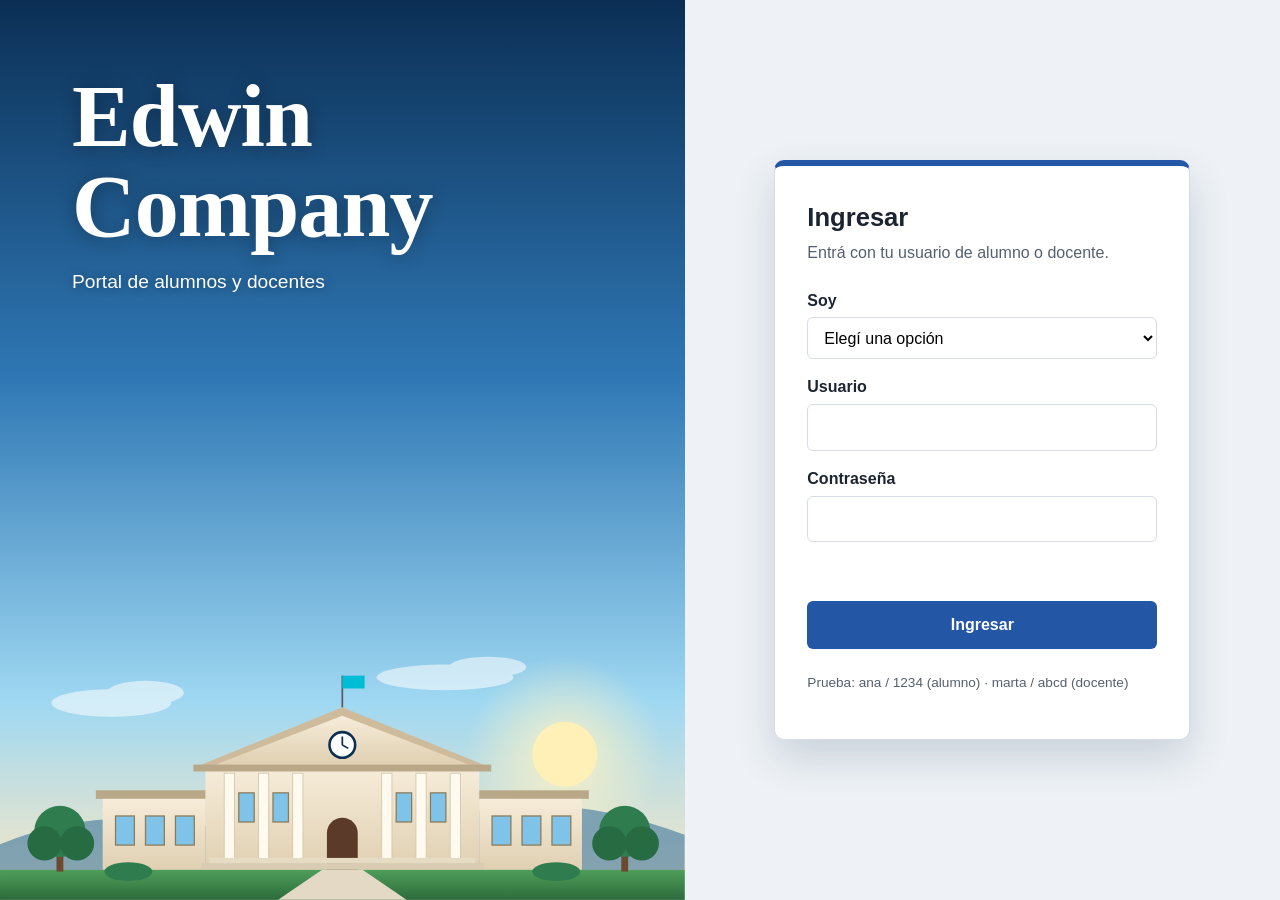
<file: index.html>
<!DOCTYPE html>
<html lang="es">
<head>
  <meta charset="UTF-8">
  <meta name="viewport" content="width=device-width, initial-scale=1">
  <title>Edwin Company – Ingresar</title>
  <link rel="stylesheet" href="style.css">
</head>
<body class="login">
  <div class="login-pagina">

    <section class="marca">
      <h1>Edwin Company</h1>
      <p>Portal de alumnos y docentes</p>

      <svg viewBox="0 0 800 320" preserveAspectRatio="xMidYMax meet" aria-hidden="true" focusable="false">
        <defs>
          <radialGradient id="brillo" cx="50%" cy="50%" r="50%">
            <stop offset="0" stop-color="#fff3c4" stop-opacity=".9"/>
            <stop offset="1" stop-color="#fff3c4" stop-opacity="0"/>
          </radialGradient>
          <linearGradient id="piedra" x1="0" y1="0" x2="0" y2="1">
            <stop offset="0" stop-color="#f6ecd9"/>
            <stop offset="1" stop-color="#e0d0b2"/>
          </linearGradient>
          <linearGradient id="pasto" x1="0" y1="0" x2="0" y2="1">
            <stop offset="0" stop-color="#4f9e5a"/>
            <stop offset="1" stop-color="#2d6b3b"/>
          </linearGradient>
        </defs>

        <!-- sol y nubes -->
        <circle cx="660" cy="150" r="115" fill="url(#brillo)"/>
        <circle cx="660" cy="150" r="38" fill="#fff0b8"/>
        <g fill="#ffffff" opacity=".55">
          <ellipse cx="130" cy="90" rx="70" ry="16"/><ellipse cx="170" cy="78" rx="45" ry="14"/>
          <ellipse cx="520" cy="60" rx="80" ry="15"/><ellipse cx="570" cy="48" rx="45" ry="12"/>
        </g>

        <!-- colinas lejanas -->
        <path d="M0 255 Q120 205 260 238 T520 228 T800 244 V320 H0Z" fill="#2c6c9a" opacity=".55"/>

        <!-- edificio -->
        <rect x="112" y="192" width="136" height="10" fill="#b9a888"/>
        <rect x="552" y="192" width="136" height="10" fill="#b9a888"/>
        <rect x="120" y="202" width="120" height="83" fill="url(#piedra)"/>
        <rect x="560" y="202" width="120" height="83" fill="url(#piedra)"/>
        <rect x="240" y="165" width="320" height="120" fill="url(#piedra)"/>
        <polygon points="228,165 400,95 572,165" fill="#cdbb9c"/>
        <polygon points="252,162 400,105 548,162" fill="url(#piedra)"/>
        <rect x="226" y="162" width="348" height="8" fill="#b9a888"/>

        <!-- reloj y bandera -->
        <circle cx="400" cy="139" r="15" fill="#ffffff" stroke="#0b2f55" stroke-width="3"/>
        <path d="M400 139V129M400 139L407 143" stroke="#0b2f55" stroke-width="2" fill="none"/>
        <line x1="400" y1="95" x2="400" y2="58" stroke="#5b5b5b" stroke-width="2"/>
        <rect x="400" y="58" width="26" height="15" fill="#00bcd4"/>

        <!-- ventanas -->
        <g fill="#7fc4e8" stroke="#8c7b5a" stroke-width="1.5">
          <rect x="279" y="195" width="18" height="34"/><rect x="319" y="195" width="18" height="34"/>
          <rect x="463" y="195" width="18" height="34"/><rect x="503" y="195" width="18" height="34"/>
          <rect x="135" y="222" width="22" height="34"/><rect x="170" y="222" width="22" height="34"/><rect x="205" y="222" width="22" height="34"/>
          <rect x="575" y="222" width="22" height="34"/><rect x="610" y="222" width="22" height="34"/><rect x="645" y="222" width="22" height="34"/>
        </g>

        <!-- columnas -->
        <g fill="#fffaf0" stroke="#d4c5a6" stroke-width="1">
          <rect x="262" y="172" width="12" height="113"/><rect x="302" y="172" width="12" height="113"/><rect x="342" y="172" width="12" height="113"/>
          <rect x="446" y="172" width="12" height="113"/><rect x="486" y="172" width="12" height="113"/><rect x="526" y="172" width="12" height="113"/>
        </g>

        <!-- puerta y escalones -->
        <path d="M382 285V242A18 18 0 0 1 418 242V285Z" fill="#5b3a29"/>
        <rect x="235" y="277" width="330" height="8" fill="#d9ccb2"/>
        <rect x="245" y="271" width="310" height="6" fill="#e6dbc3"/>

        <!-- suelo, camino y árboles -->
        <rect x="0" y="285" width="800" height="35" fill="url(#pasto)"/>
        <polygon points="376,285 424,285 475,320 325,320" fill="#e3d9c4"/>
        <g>
          <rect x="66" y="255" width="8" height="32" fill="#6b4a2f"/>
          <circle cx="70" cy="240" r="30" fill="#2f7d4e"/><circle cx="52" cy="254" r="20" fill="#276b42"/><circle cx="90" cy="254" r="20" fill="#276b42"/>
          <rect x="726" y="255" width="8" height="32" fill="#6b4a2f"/>
          <circle cx="730" cy="240" r="30" fill="#2f7d4e"/><circle cx="712" cy="254" r="20" fill="#276b42"/><circle cx="750" cy="254" r="20" fill="#276b42"/>
          <ellipse cx="150" cy="287" rx="28" ry="11" fill="#2f7d4e"/><ellipse cx="650" cy="287" rx="28" ry="11" fill="#2f7d4e"/>
        </g>
      </svg>
    </section>

    <section class="acceso">
      <main class="caja">
        <h2 class="titulo">Ingresar</h2>
        <p class="sub">Entrá con tu usuario de alumno o docente.</p>

        <form id="formLogin">
          <label for="rol">Soy</label>
          <select id="rol" required>
            <option value="" disabled selected>Elegí una opción</option>
            <option value="alumno">Alumno</option>
            <option value="docente">Docente</option>
          </select>

          <label for="usuario">Usuario</label>
          <input id="usuario" autocomplete="username" required>

          <label for="clave">Contraseña</label>
          <input id="clave" type="password" autocomplete="current-password" required>

          <p id="error" role="alert"></p>
          <button type="submit">Ingresar</button>
        </form>

        <p class="demo">Prueba: ana / 1234 (alumno) · marta / abcd (docente)</p>
      </main>
    </section>

  </div>

  <script src="auth.js"></script>
  <script>
    // Si ya hay sesión, ir directo a su página
    const ya = obtenerSesion();
    if (ya) location.href = PAGINAS[ya.rol];

    document.getElementById("formLogin").addEventListener("submit", e => {
      e.preventDefault();
      const resultado = iniciarSesion(
        document.getElementById("usuario").value,
        document.getElementById("clave").value,
        document.getElementById("rol").value
      );
      if (resultado.error) {
        document.getElementById("error").textContent = resultado.error;
        return;
      }
      location.href = PAGINAS[resultado.usuario.rol];   // alumno -> alumno.html, docente -> docente.html
    });
  </script>
</body>
</html>
</file>
<file: style.css>
:root{
  --fondo:#eef2f6; --texto:#1c2430; --tarjeta:#ffffff; --borde:#d5dce6;
  --acento:#2456a6; --error:#b3261e;
}
body.alumno{ --fondo:#87ceeb; --acento:#1b5e8a; }   /* celeste */
body.docente{ --fondo:#00e5ee; --acento:#006b73; }  /* cian */
*{ box-sizing:border-box; }
body{
  margin:0; min-height:100vh; display:grid; place-items:center;
  background:var(--fondo); color:var(--texto);
  font-family:"Trebuchet MS","Segoe UI",sans-serif; line-height:1.5; padding:1rem;
}
.caja{
  width:100%; max-width:26rem; background:var(--tarjeta);
  border:1px solid var(--borde); border-radius:10px; padding:2rem;
  border-top:6px solid var(--acento);
}
h1{ margin:0 0 .25rem; font-size:1.6rem; }
p.sub{ margin:0 0 1.5rem; color:#55606f; }
label{ display:block; font-weight:bold; margin:1rem 0 .3rem; }
input,select{
  width:100%; padding:.65rem .75rem; font:inherit;
  border:1px solid var(--borde); border-radius:6px; background:#fff;
}
input:focus,select:focus,button:focus-visible{ outline:3px solid var(--acento); outline-offset:1px; }
button{
  margin-top:1.5rem; width:100%; padding:.75rem; font:inherit; font-weight:bold;
  color:#fff; background:var(--acento); border:0; border-radius:6px; cursor:pointer;
}
button.secundario{ background:transparent; color:var(--acento); border:2px solid var(--acento); }
#error{ color:var(--error); min-height:1.4em; margin:.75rem 0 0; }
.demo{ margin-top:1.5rem; font-size:.85rem; color:#55606f; }

/* --- Panel del alumno --- */
.caja.ancha{ max-width:52rem; }
.pestanas{ display:flex; gap:.5rem; margin-bottom:1.25rem; flex-wrap:wrap; }
.pestanas button{
  width:auto; margin:0; padding:.55rem 1.1rem;
  background:transparent; color:var(--acento); border:2px solid var(--acento);
}
.pestanas button[aria-selected="true"]{ background:var(--acento); color:#fff; }
.tabla-scroll{ overflow-x:auto; }
table{ width:100%; border-collapse:collapse; }
th,td{ text-align:left; padding:.6rem .7rem; border-bottom:1px solid var(--borde); }
th{ background:var(--fondo); }
.resumen{ font-size:1.1rem; margin:0 0 1rem; }
.nota-pie{ font-size:.85rem; color:#55606f; }
.bien{ color:#1b6b3a; font-weight:bold; }
.mal{ color:var(--error); font-weight:bold; }

/* --- Filtro del panel del docente --- */
.filtro{ margin-bottom:1rem; }
.filtro label{ margin-top:0; }
.filtro select{ max-width:20rem; }

/* --- Carga de datos (docente) --- */
h2{ font-size:1.15rem; margin:0 0 .75rem; }
td input{ width:4.8rem; padding:.4rem .5rem; }
td button{ width:auto; margin:0; padding:.4rem .8rem; }
button.accion{ width:auto; padding:.65rem 1.4rem; margin-top:1rem; }
.bloque{ margin-top:1.75rem; padding-top:1.25rem; border-top:1px solid var(--borde); }
.formgrid{ display:grid; grid-template-columns:repeat(auto-fit,minmax(11rem,1fr)); gap:.75rem; align-items:end; }
.formgrid label{ margin-top:0; }
.formgrid button{ margin-top:0; }
.msg{ min-height:1.4em; margin:.75rem 0 0; font-weight:bold; }
.msg.ok{ color:#1b6b3a; }
.msg.err{ color:var(--error); }

/* --- Pantalla de login: Edwin Company --- */
body.login{ display:block; padding:0; background:#fff; }
.login-pagina{ min-height:100vh; display:grid; grid-template-columns:1.15fr 1fr; }

.marca{
  position:relative; overflow:hidden; color:#fff;
  padding:clamp(2rem,6vw,4.5rem);
  background:linear-gradient(180deg,#0b2f55 0%,#2f78b5 42%,#9fd8f2 78%,#ffe9c2 100%);
}
.marca h1{
  position:relative; z-index:1; margin:0;
  font-family:Georgia,"Times New Roman",serif; font-weight:bold;
  font-size:clamp(3rem,7vw,5.5rem); line-height:1.02; letter-spacing:-.01em;
  text-shadow:0 2px 18px rgba(0,0,0,.3);
}
.marca p{
  position:relative; z-index:1; max-width:22rem; margin:1rem 0 0;
  font-size:1.2rem; text-shadow:0 1px 10px rgba(0,0,0,.35);
}
.marca svg{ position:absolute; left:0; right:0; bottom:0; width:100%; height:auto; display:block; }

.acceso{ display:grid; place-items:center; padding:2rem; background:var(--fondo); }
.acceso .caja{ box-shadow:0 18px 40px rgba(13,43,74,.16); }
.caja h2.titulo{ font-size:1.6rem; margin:0 0 .25rem; }

@media (max-width:820px){
  .login-pagina{ grid-template-columns:1fr; }
  .marca{ min-height:24rem; }
}

/* --- Filtros de presentismo y carga por mes --- */
.filtros-pres{ max-width:44rem; margin-bottom:1rem; }
</file>
